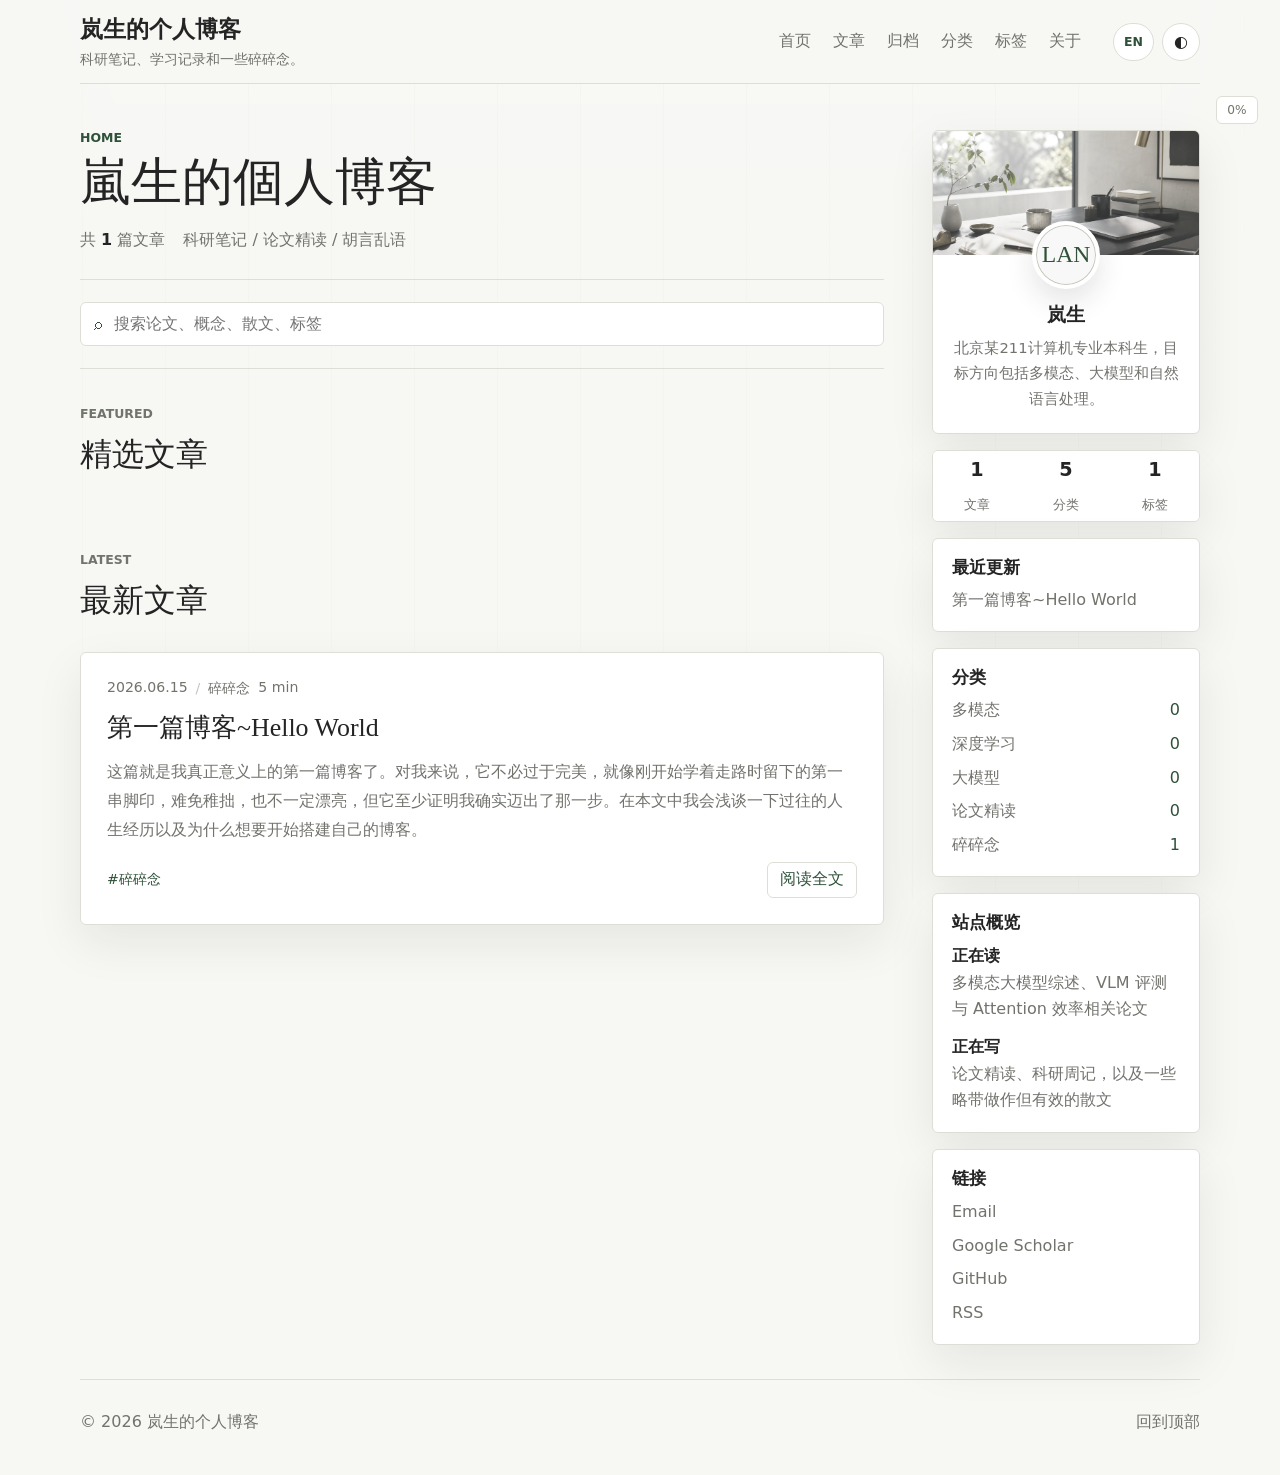
<file: index.html>
<!DOCTYPE html>
<html lang="zh-CN">
  <head>
    <meta charset="UTF-8" />
    <meta name="viewport" content="width=device-width, initial-scale=1.0" />
    <title>岚生的个人博客</title>
    <meta name="description" content="科研收获、论文理解、散文纪事与长期写作。" />
    <link rel="stylesheet" href="styles.css" />
  </head>
  <body>
    <div class="progress" aria-hidden="true"></div>
    <div class="reading-meter" data-reading-meter>0%</div>
    <button class="back-top" type="button" data-back-top aria-label="回到顶部">↑</button>
    <button class="toc-fab" type="button" data-drawer-toggle hidden>目录</button>

    <div class="ambient" aria-hidden="true"></div>

    <aside class="article-drawer" data-article-drawer hidden aria-label="文章导航">
      <div class="drawer-tabs" role="tablist">
        <button class="active" type="button" data-drawer-tab="toc" data-i18n="articleToc">文章目录</button>
        <button type="button" data-drawer-tab="overview" data-i18n="siteOverview">站点概览</button>
      </div>
      <div class="drawer-panel active" data-drawer-panel="toc">
        <nav class="drawer-toc" data-drawer-toc></nav>
      </div>
      <div class="drawer-panel" data-drawer-panel="overview">
        <div class="drawer-overview" data-drawer-overview></div>
      </div>
      <button class="drawer-close" type="button" data-drawer-close aria-label="关闭文章目录">×</button>
    </aside>

    <div class="site-shell">
      <header class="site-header" id="top">
        <div class="site-title-block">
          <a class="site-title" href="#/" data-site-title>岚生的个人博客</a>
          <p data-site-subtitle>Research notes, essays, and field diary.</p>
        </div>

        <nav class="site-nav" aria-label="主要导航">
          <a href="#/" data-i18n="navHome">首页</a>
          <a href="#/posts" data-i18n="navPosts">文章</a>
          <a href="#/archives" data-i18n="navArchives">归档</a>
          <a href="#/categories" data-i18n="navCategories">分类</a>
          <a href="#/tags" data-i18n="navTags">标签</a>
          <a href="#/about" data-i18n="navAbout">关于</a>
        </nav>

        <div class="header-actions">
          <button class="pill-button" type="button" data-lang-toggle>EN</button>
          <button class="theme-button" type="button" data-theme-toggle aria-label="切换明暗模式">
            <span data-theme-icon aria-hidden="true">◐</span>
          </button>
        </div>
      </header>

      <div class="page-grid">
        <main class="content">
          <section class="home-hero reveal" data-home-hero>
            <p class="page-label">Home</p>
            <h1 data-home-title></h1>
            <p class="home-description" data-home-description></p>
            <div class="home-summary">
              <span><span data-i18n="totalPrefix">共</span> <strong data-post-count>0</strong> <span data-i18n="totalSuffix">篇文章</span></span>
              <span data-home-slogan></span>
            </div>
          </section>

          <section class="search-row reveal" aria-label="文章搜索">
            <label class="search-field">
              <span aria-hidden="true">⌕</span>
              <input data-search type="search" placeholder="搜索论文、概念、散文、标签" />
            </label>
          </section>

          <section class="view-root" data-view aria-live="polite"></section>
        </main>

        <aside class="sidebar" aria-label="站点信息">
          <section class="sidebar-block author-block reveal" id="about">
            <img class="author-cover" src="assets/hero-studio.png" alt="" />
            <div class="avatar" data-site-initials>岚</div>
            <h2 data-author-name>岚生</h2>
            <p data-author-bio></p>
          </section>

          <section class="sidebar-block stat-block reveal" aria-label="站点统计">
            <a href="#/archives">
              <strong data-stat-posts>0</strong>
              <span data-i18n="statPosts">文章</span>
            </a>
            <a href="#/categories">
              <strong data-stat-categories>0</strong>
              <span data-i18n="statCategories">分类</span>
            </a>
            <a href="#/tags">
              <strong data-stat-tags>0</strong>
              <span data-i18n="statTags">标签</span>
            </a>
          </section>

          <section class="sidebar-block article-toc-block reveal" data-toc-block hidden>
            <h2 data-i18n="articleToc">文章目录</h2>
            <nav class="toc-list" data-article-toc></nav>
          </section>

          <section class="sidebar-block reveal">
            <h2 data-i18n="recentUpdates">最近更新</h2>
            <nav class="side-list" data-recent-links></nav>
          </section>

          <section class="sidebar-block reveal">
            <h2 data-i18n="categories">分类</h2>
            <nav class="side-list" data-category-links></nav>
          </section>

          <section class="sidebar-block reveal">
            <h2 data-i18n="siteOverview">站点概览</h2>
            <ul class="now-list" data-now-list></ul>
          </section>

          <section class="sidebar-block reveal">
            <h2 data-i18n="links">链接</h2>
            <div class="side-list" data-socials></div>
          </section>
        </aside>
      </div>

      <footer class="site-footer">
        <span data-footer>© 2026 岚生的个人博客</span>
        <a href="#top" data-i18n="backTop">回到顶部</a>
      </footer>
    </div>

    <script src="content.js"></script>
    <script src="script.js?v=20260619-analytics-fix"></script>
  </body>
</html>
</file>
<file: styles.css>
:root {
  color-scheme: light;
  --page: #f7f7f4;
  --surface: #ffffff;
  --surface-soft: #f0f0eb;
  --text: #242424;
  --muted: #71736d;
  --line: #deded6;
  --line-strong: #c6c6bc;
  --accent: #2f5139;
  --accent-soft: #eef4ec;
  --shadow: 0 18px 48px rgba(28, 30, 24, 0.08);
  --radius: 6px;
  font-family: ui-sans-serif, system-ui, -apple-system, BlinkMacSystemFont, "Segoe UI",
    "Noto Sans SC", "Microsoft YaHei", sans-serif;
}

body.dark {
  color-scheme: dark;
  --page: #11120f;
  --surface: #181914;
  --surface-soft: #20221d;
  --text: #f0efe9;
  --muted: #aaa99f;
  --line: #34362f;
  --line-strong: #494c42;
  --accent: #adc89d;
  --accent-soft: #1f291d;
  --shadow: 0 18px 48px rgba(0, 0, 0, 0.22);
}

* {
  box-sizing: border-box;
}

html {
  scroll-behavior: smooth;
}

body {
  position: relative;
  min-height: 100vh;
  margin: 0;
  background: var(--page);
  color: var(--text);
  overflow-x: hidden;
}

a {
  color: inherit;
  text-decoration: none;
}

button,
input,
textarea,
select {
  font: inherit;
  min-width: 0;
  max-width: 100%;
}

.progress {
  position: fixed;
  inset: 0 auto auto 0;
  z-index: 60;
  width: 0%;
  height: 2px;
  background: var(--accent);
}

.reading-meter {
  position: fixed;
  top: 96px;
  right: max(18px, calc((100vw - 1120px) / 2 - 58px));
  z-index: 55;
  min-width: 42px;
  padding: 6px 8px;
  border: 1px solid var(--line);
  border-radius: var(--radius);
  background: color-mix(in srgb, var(--surface) 92%, transparent);
  color: var(--muted);
  font-size: 0.76rem;
  font-variant-numeric: tabular-nums;
  text-align: center;
  backdrop-filter: blur(12px);
}

.back-top {
  position: fixed;
  right: 22px;
  bottom: 22px;
  z-index: 55;
  display: grid;
  width: 42px;
  height: 42px;
  place-items: center;
  border: 1px solid var(--line);
  border-radius: 50%;
  background: var(--surface);
  color: var(--accent);
  cursor: pointer;
  opacity: 0;
  pointer-events: none;
  transform: translateY(10px);
  transition: opacity 180ms ease, transform 180ms ease, border-color 180ms ease;
}

.back-top.show {
  opacity: 1;
  pointer-events: auto;
  transform: translateY(0);
}

.back-top:hover {
  border-color: var(--accent);
}

.toc-fab {
  position: fixed;
  left: 18px;
  bottom: 22px;
  z-index: 72;
  min-width: 54px;
  height: 40px;
  padding: 0 13px;
  border: 1px solid rgba(255, 255, 255, 0.16);
  border-radius: 999px;
  background: #242424;
  color: #f6f6f2;
  cursor: pointer;
  opacity: 0;
  pointer-events: none;
  transform: translateY(8px);
  transition: opacity 180ms ease, transform 180ms ease;
}

.toc-fab[hidden],
.article-drawer[hidden] {
  display: none;
}

body.has-article-drawer.article-drawer-closed .toc-fab {
  opacity: 1;
  pointer-events: auto;
  transform: translateY(0);
}

.article-drawer {
  position: fixed;
  inset: 0 auto 0 0;
  z-index: 71;
  display: grid;
  width: min(360px, 88vw);
  grid-template-rows: auto minmax(0, 1fr) auto;
  padding: 34px 28px 30px;
  border-right: 1px solid rgba(255, 255, 255, 0.08);
  background: #232323;
  color: #aaa;
  box-shadow: 18px 0 44px rgba(0, 0, 0, 0.18);
  transform: translateX(0);
  transition: transform 240ms ease;
}

body.article-drawer-closed .article-drawer {
  transform: translateX(-100%);
}

.drawer-tabs {
  display: flex;
  gap: 18px;
  margin-bottom: 30px;
}

.drawer-tabs button {
  padding: 0 0 8px;
  border: 0;
  border-bottom: 2px solid transparent;
  background: transparent;
  color: #777;
  cursor: pointer;
  font-size: 1rem;
  font-weight: 720;
}

.drawer-tabs button.active {
  border-bottom-color: #79d3ff;
  color: #79d3ff;
}

.drawer-panel {
  display: none;
  min-height: 0;
  overflow: auto;
}

.drawer-panel.active {
  display: block;
}

.drawer-toc {
  display: grid;
  gap: 2px;
}

.drawer-toc a {
  display: grid;
  grid-template-columns: auto minmax(0, 1fr);
  gap: 6px;
  align-items: baseline;
  padding: 7px 0;
  border-bottom: 1px solid rgba(255, 255, 255, 0.08);
  color: #9c9c9c;
  font-size: 1rem;
  line-height: 1.35;
}

.drawer-toc a:hover,
.drawer-toc a.active {
  color: #79d3ff;
}

.drawer-toc .toc-level-3 {
  padding-left: 18px;
  font-size: 0.92rem;
}

.toc-number {
  color: inherit;
  font-variant-numeric: tabular-nums;
}

.drawer-overview {
  display: grid;
  gap: 20px;
}

.drawer-author strong,
.drawer-overview li strong,
.drawer-stats strong {
  color: #f3f3ee;
}

.drawer-author p {
  margin: 8px 0 0;
  line-height: 1.75;
}

.drawer-stats {
  display: grid;
  grid-template-columns: repeat(3, 1fr);
  gap: 8px;
}

.drawer-stats span {
  display: grid;
  gap: 4px;
  padding: 12px 8px;
  border: 1px solid rgba(255, 255, 255, 0.08);
  border-radius: var(--radius);
  text-align: center;
}

.drawer-overview ul {
  display: grid;
  gap: 14px;
  padding: 0;
  margin: 0;
  list-style: none;
}

.drawer-overview li {
  line-height: 1.65;
}

.drawer-overview li strong {
  display: block;
}

.drawer-close {
  width: 42px;
  height: 42px;
  border: 0;
  background: transparent;
  color: #f3f3ee;
  cursor: pointer;
  font-size: 2rem;
  line-height: 1;
  text-align: left;
}

.ambient {
  position: fixed;
  inset: 0;
  z-index: -1;
  pointer-events: none;
  background:
    repeating-linear-gradient(90deg, transparent 0 82px, color-mix(in srgb, var(--line) 42%, transparent) 82px 83px),
    linear-gradient(180deg, color-mix(in srgb, var(--surface) 56%, transparent), transparent 42%);
  mask-image: linear-gradient(90deg, transparent, #000 9%, #000 91%, transparent);
  opacity: 0.28;
}

.site-shell {
  width: min(1120px, calc(100% - 36px));
  margin: 0 auto;
}

.site-header {
  position: sticky;
  top: 0;
  z-index: 50;
  display: grid;
  grid-template-columns: minmax(220px, 1fr) auto auto;
  gap: 22px;
  align-items: center;
  min-height: 84px;
  border-bottom: 1px solid var(--line);
  background: color-mix(in srgb, var(--page) 92%, transparent);
  backdrop-filter: blur(14px);
}

.site-title {
  display: inline-block;
  font-family: Georgia, "Times New Roman", "Noto Serif SC", serif;
  font-size: 1.42rem;
  font-weight: 650;
}

.site-title-block p {
  margin: 6px 0 0;
  color: var(--muted);
  font-size: 0.86rem;
}

.site-nav {
  display: flex;
  flex-wrap: wrap;
  gap: 2px;
  justify-content: center;
  min-width: 0;
}

.site-nav a {
  display: inline-flex;
  min-height: 36px;
  align-items: center;
  padding: 0 10px;
  border-radius: var(--radius);
  color: var(--muted);
}

.site-nav a:hover {
  background: var(--accent-soft);
  color: var(--accent);
}

.header-actions {
  display: flex;
  gap: 8px;
  align-items: center;
  justify-content: flex-end;
}

.pill-button,
.theme-button {
  display: grid;
  min-width: 38px;
  height: 38px;
  place-items: center;
  border: 1px solid var(--line);
  background: var(--surface);
  color: var(--text);
  cursor: pointer;
  transition: border-color 180ms ease, color 180ms ease, background 180ms ease;
}

.pill-button {
  padding: 0 10px;
  border-radius: 999px;
  color: var(--accent);
  font-size: 0.78rem;
  font-weight: 800;
}

.theme-button {
  width: 38px;
  border-radius: 50%;
}

.pill-button:hover,
.theme-button:hover {
  border-color: var(--accent);
  background: var(--accent-soft);
}

.page-grid {
  display: grid;
  grid-template-columns: minmax(0, 1fr) 268px;
  gap: 48px;
  align-items: start;
  padding: 46px 0 34px;
}

body.has-article-drawer .page-grid {
  grid-template-columns: minmax(0, 1fr);
  gap: 0;
}

body.has-article-drawer .sidebar {
  display: none;
}

body.has-article-drawer .search-row {
  display: none;
}

.content {
  min-width: 0;
}

.home-hero {
  padding-bottom: 28px;
  border-bottom: 1px solid var(--line);
}

.page-label,
.section-kicker {
  margin: 0 0 10px;
  color: var(--accent);
  font-size: 0.78rem;
  font-weight: 800;
  letter-spacing: 0;
  text-transform: uppercase;
}

h1,
h2,
h3,
p {
  margin-top: 0;
}

h1 {
  max-width: 760px;
  margin-bottom: 16px;
  font-family: Georgia, "Times New Roman", "Noto Serif SC", serif;
  font-size: 3.2rem;
  font-weight: 520;
  line-height: 1.07;
  letter-spacing: 0;
  overflow-wrap: anywhere;
}

h2 {
  margin-bottom: 14px;
  font-family: Georgia, "Times New Roman", "Noto Serif SC", serif;
  font-size: 2rem;
  font-weight: 520;
  line-height: 1.18;
  letter-spacing: 0;
}

h3 {
  margin-bottom: 10px;
  font-size: 1.08rem;
  line-height: 1.42;
  letter-spacing: 0;
  overflow-wrap: anywhere;
}

.home-description,
.section-head p,
.feed-post p,
.post-row p,
.archive-post p,
.about-page p {
  color: var(--muted);
  line-height: 1.82;
}

.home-description {
  max-width: 720px;
  margin-bottom: 0;
}

.home-summary {
  display: flex;
  flex-wrap: wrap;
  gap: 10px 18px;
  margin-top: 20px;
  color: var(--muted);
}

.home-summary strong {
  color: var(--text);
}

.search-row {
  min-width: 0;
  padding: 22px 0;
  border-bottom: 1px solid var(--line);
}

.search-field {
  display: flex;
  min-width: 0;
  min-height: 44px;
  align-items: center;
  gap: 10px;
  padding: 0 13px;
  border: 1px solid var(--line);
  border-radius: var(--radius);
  background: var(--surface);
}

.search-field span {
  color: var(--accent);
}

.search-field input {
  min-width: 0;
  width: 100%;
  border: 0;
  outline: 0;
  background: transparent;
  color: var(--text);
}

.section-block {
  padding: 34px 0 10px;
}

.section-head {
  padding-bottom: 18px;
}

.section-head p:not(.section-kicker) {
  max-width: 720px;
  margin-bottom: 0;
}

.post-feed {
  display: grid;
  gap: 22px;
}

.feed-post,
.post-row {
  padding: 26px;
  border: 1px solid var(--line);
  border-radius: var(--radius);
  background: var(--surface);
  box-shadow: var(--shadow);
  transition: transform 180ms ease, border-color 180ms ease, box-shadow 180ms ease;
}

.feed-post:hover,
.post-row:hover {
  border-color: var(--line-strong);
  transform: translateY(-2px);
  box-shadow: 0 22px 52px rgba(28, 30, 24, 0.1);
}

.feed-post h3 {
  font-family: Georgia, "Times New Roman", "Noto Serif SC", serif;
  font-size: 1.62rem;
  font-weight: 520;
}

.feed-post h3 a:hover,
.post-row h3 a:hover,
.archive-post a:hover,
.article-footer a:hover {
  color: var(--accent);
}

.feature-grid {
  display: grid;
  grid-template-columns: repeat(3, minmax(0, 1fr));
  gap: 16px;
}

.post-row {
  display: grid;
  align-content: start;
  min-height: 242px;
}

.post-meta {
  display: flex;
  flex-wrap: wrap;
  gap: 8px;
  min-width: 0;
  margin-bottom: 12px;
  color: var(--muted);
  font-size: 0.88rem;
}

.post-meta span + span::before,
.post-meta a::before {
  margin-right: 8px;
  content: "/";
  color: var(--line-strong);
}

.post-card-bottom {
  display: flex;
  flex-wrap: wrap;
  gap: 16px;
  align-items: center;
  justify-content: space-between;
  margin-top: 18px;
}

.post-tags {
  display: flex;
  flex-wrap: wrap;
  gap: 9px;
  color: var(--muted);
  font-size: 0.88rem;
}

.post-tags a {
  color: var(--accent);
}

.read-more,
.article-footer a {
  display: inline-flex;
  min-height: 36px;
  align-items: center;
  padding: 0 12px;
  border: 1px solid var(--line);
  border-radius: var(--radius);
  color: var(--accent);
}

.read-more:hover,
.article-footer a:hover {
  border-color: var(--accent);
}

.archive-list {
  display: grid;
  gap: 34px;
}

.archive-year {
  display: grid;
  grid-template-columns: 86px minmax(0, 1fr);
  gap: 26px;
}

.archive-year h2 {
  position: sticky;
  top: 106px;
  margin: 0;
}

.year-posts {
  display: grid;
  border-top: 1px solid var(--line);
}

.archive-post {
  display: grid;
  grid-template-columns: 72px minmax(0, 1fr);
  gap: 18px;
  padding: 17px 0;
  border-bottom: 1px solid var(--line);
}

.archive-date {
  color: var(--muted);
  font-family: Georgia, "Times New Roman", serif;
}

.archive-post a {
  font-weight: 720;
}

.archive-post p {
  margin: 7px 0 0;
  font-size: 0.94rem;
}

.taxonomy-list {
  display: grid;
  grid-template-columns: repeat(2, minmax(0, 1fr));
  gap: 16px;
}

.taxonomy-card {
  display: grid;
  min-height: 132px;
  align-content: start;
  padding: 20px;
  border: 1px solid var(--line);
  border-radius: var(--radius);
  background: var(--surface);
}

.taxonomy-card strong {
  font-size: 1.08rem;
}

.taxonomy-card span {
  margin: 8px 0;
  color: var(--accent);
}

.taxonomy-card p {
  margin: 0;
  color: var(--muted);
  line-height: 1.7;
}

.tag-cloud {
  display: flex;
  flex-wrap: wrap;
  gap: 10px;
}

.tag-cloud a {
  display: inline-flex;
  min-height: 36px;
  align-items: center;
  gap: 7px;
  padding: 0 11px;
  border: 1px solid var(--line);
  border-radius: 999px;
  background: var(--surface);
  color: var(--muted);
}

.tag-cloud a:hover {
  border-color: var(--accent);
  color: var(--accent);
}

.article-view {
  min-width: 0;
  padding: 34px 0 10px;
}

.article-header {
  padding-bottom: 24px;
  border-bottom: 1px solid var(--line);
}

body.has-article-drawer .article-view {
  padding-top: 62px;
}

body.has-article-drawer .article-view.reveal {
  opacity: 1;
  transform: none;
}

body.has-article-drawer .article-header {
  display: grid;
  justify-items: center;
  padding: 70px 0 58px;
  text-align: center;
}

body.has-article-drawer .article-header h1 {
  max-width: 860px;
  font-size: clamp(2.35rem, 5vw, 3.5rem);
}

body.has-article-drawer .article-header .post-meta {
  justify-content: center;
}

.article-body {
  width: 100%;
  max-width: 760px;
  padding: 28px 0;
  color: var(--text);
}

body.has-article-drawer .article-body,
body.has-article-drawer .article-footer {
  max-width: 860px;
  margin-right: auto;
  margin-left: auto;
}

.article-body h1,
.article-body h2,
.article-body h3 {
  margin-top: 1.35em;
  scroll-margin-top: 112px;
}

.article-body p,
.article-body li {
  color: color-mix(in srgb, var(--text) 78%, var(--muted));
  font-size: 1rem;
  line-height: 1.95;
}

.article-body ul {
  padding-left: 1.3rem;
}

.article-body blockquote {
  margin: 24px 0;
  padding: 12px 18px;
  border-left: 3px solid var(--accent);
  background: var(--accent-soft);
}

.article-footer {
  display: flex;
  flex-wrap: wrap;
  gap: 10px;
  padding-top: 20px;
  border-top: 1px solid var(--line);
}

.about-page {
  max-width: 760px;
}

.empty {
  padding: 24px;
  border: 1px dashed var(--line);
  border-radius: var(--radius);
  color: var(--muted);
}

.sidebar {
  position: sticky;
  top: 108px;
  display: grid;
  gap: 16px;
}

.sidebar-block {
  padding: 19px;
  border: 1px solid var(--line);
  border-radius: var(--radius);
  background: var(--surface);
  box-shadow: var(--shadow);
}

.article-toc-block {
  max-height: calc(100vh - 132px);
  overflow: auto;
}

.toc-list {
  display: grid;
  gap: 8px;
}

.toc-list a {
  display: block;
  padding: 6px 0 6px 10px;
  border-left: 2px solid var(--line);
  color: var(--muted);
  font-size: 0.88rem;
  line-height: 1.45;
}

.toc-list a:hover,
.toc-list a.active {
  border-left-color: var(--accent);
  color: var(--accent);
}

.toc-level-3 {
  margin-left: 12px;
  font-size: 0.84rem;
}

.author-block {
  position: relative;
  padding: 0 18px 21px;
  text-align: center;
  overflow: hidden;
}

.author-block::before {
  position: absolute;
  inset: 0 0 auto;
  z-index: 1;
  height: 124px;
  background: linear-gradient(180deg, rgba(255, 255, 255, 0.08), color-mix(in srgb, var(--surface) 12%, transparent));
  content: "";
  pointer-events: none;
}

.author-cover {
  display: block;
  width: calc(100% + 36px);
  height: 124px;
  margin: 0 -18px;
  object-fit: cover;
  object-position: center 48%;
  filter: saturate(0.62) contrast(0.94) brightness(1.05);
  opacity: 0.94;
}

.avatar {
  position: relative;
  z-index: 2;
  display: grid;
  width: 68px;
  height: 68px;
  place-items: center;
  margin: -34px auto 15px;
  border: 4px solid var(--surface);
  border-radius: 50%;
  background: color-mix(in srgb, var(--surface) 96%, var(--accent));
  color: var(--accent);
  font-family: Georgia, "Times New Roman", serif;
  font-size: 1.48rem;
  line-height: 1;
  box-shadow: 0 12px 28px rgba(28, 30, 24, 0.12), inset 0 0 0 1px var(--line-strong);
}

.author-block h2,
.sidebar-block h2 {
  margin-bottom: 10px;
  font-family: Georgia, "Times New Roman", "Noto Serif SC", serif;
  font-size: 1.08rem;
  font-weight: 620;
}

.author-block p {
  position: relative;
  z-index: 2;
  margin-bottom: 0;
  color: var(--muted);
  font-size: 0.92rem;
  line-height: 1.75;
}

.author-block h2 {
  position: relative;
  z-index: 2;
  margin-bottom: 8px;
  font-size: 1.2rem;
}

.stat-block {
  display: grid;
  grid-template-columns: repeat(3, 1fr);
  gap: 1px;
  padding: 0;
  overflow: hidden;
}

.stat-block a {
  display: grid;
  min-height: 70px;
  place-items: center;
  background: var(--surface);
}

.stat-block strong {
  font-size: 1.2rem;
}

.stat-block span {
  color: var(--muted);
  font-size: 0.82rem;
}

.side-list {
  display: grid;
  gap: 10px;
}

.side-list a {
  display: flex;
  gap: 10px;
  justify-content: space-between;
  color: var(--muted);
  line-height: 1.48;
}

.side-list a:hover {
  color: var(--accent);
}

.side-list em {
  color: var(--accent);
  font-style: normal;
}

.now-list {
  display: grid;
  gap: 12px;
  padding: 0;
  margin: 0;
  list-style: none;
}

.now-list li {
  color: var(--muted);
  line-height: 1.65;
}

.now-list strong {
  display: block;
  color: var(--text);
}

.site-footer {
  display: flex;
  justify-content: space-between;
  padding: 32px 0 42px;
  border-top: 1px solid var(--line);
  color: var(--muted);
}

.site-footer a:hover {
  color: var(--accent);
}

.reveal {
  opacity: 0;
  transform: translateY(14px);
  transition: opacity 520ms ease, transform 520ms ease;
}

.reveal.visible {
  opacity: 1;
  transform: translateY(0);
}

@media (min-width: 1080px) {
  body.has-article-drawer:not(.article-drawer-closed) .site-shell {
    width: min(1040px, calc(100% - 420px));
    margin-right: 32px;
    margin-left: 388px;
  }
}

@media (max-width: 940px) {
  .site-header {
    grid-template-columns: 1fr auto;
    gap: 12px;
    min-height: 78px;
    padding-top: 10px;
  }

  .site-nav {
    grid-column: 1 / -1;
    justify-content: flex-start;
    padding-bottom: 12px;
  }

  .page-grid {
    grid-template-columns: 1fr;
    padding-top: 34px;
  }

  .sidebar {
    position: static;
    grid-template-columns: repeat(2, minmax(0, 1fr));
  }

  .author-block,
  .stat-block {
    grid-column: 1 / -1;
  }

  .feature-grid {
    grid-template-columns: 1fr;
  }

  .reading-meter {
    display: none;
  }
}

@media (max-width: 620px) {
  .site-shell {
    width: min(620px, calc(100% - 42px));
  }

  .site-header {
    grid-template-columns: 1fr;
  }

  .site-title-block {
    padding-right: 86px;
  }

  .site-title-block p {
    display: none;
  }

  .site-nav {
    max-width: 100%;
    flex-wrap: nowrap;
    gap: 0;
    overflow-x: auto;
    scrollbar-width: none;
  }

  .site-nav::-webkit-scrollbar {
    display: none;
  }

  .site-nav a {
    flex: 0 0 auto;
    padding: 0 8px;
  }

  .header-actions {
    position: absolute;
    top: 15px;
    right: 0;
    gap: 6px;
  }

  .pill-button,
  .theme-button {
    min-width: 36px;
    height: 36px;
  }

  h1 {
    max-width: 7.5em;
    font-size: 2.12rem;
    word-break: break-all;
  }

  body.has-article-drawer .article-view {
    padding-top: 18px;
  }

  body.has-article-drawer .article-header {
    padding: 48px 0 42px;
  }

  body.has-article-drawer .article-header h1 {
    max-width: 8.6em;
    font-size: 2.08rem;
    word-break: break-all;
  }

  .home-description,
  .feed-post p,
  .post-row p,
  .archive-post p,
  .article-body p,
  .article-body li,
  .now-list li {
    overflow-wrap: anywhere;
    word-break: break-all;
  }

  body.has-article-drawer .article-body p,
  body.has-article-drawer .article-body li {
    overflow-wrap: anywhere;
    word-break: break-all;
  }

  h2 {
    font-size: 1.72rem;
  }

  .feed-post,
  .post-row {
    width: 100%;
    min-width: 0;
    padding: 20px;
  }

  .feed-post h3 {
    font-size: 1.36rem;
    word-break: break-all;
  }

  .post-card-bottom,
  .article-footer,
  .site-footer {
    align-items: stretch;
    flex-direction: column;
  }

  .read-more,
  .article-footer a {
    justify-content: center;
    width: 100%;
  }

  .archive-year {
    grid-template-columns: 1fr;
    gap: 12px;
  }

  .archive-year h2 {
    position: static;
  }

  .archive-post {
    grid-template-columns: 56px minmax(0, 1fr);
    gap: 12px;
  }

  .taxonomy-list,
  .sidebar {
    grid-template-columns: 1fr;
  }
}
</file>
